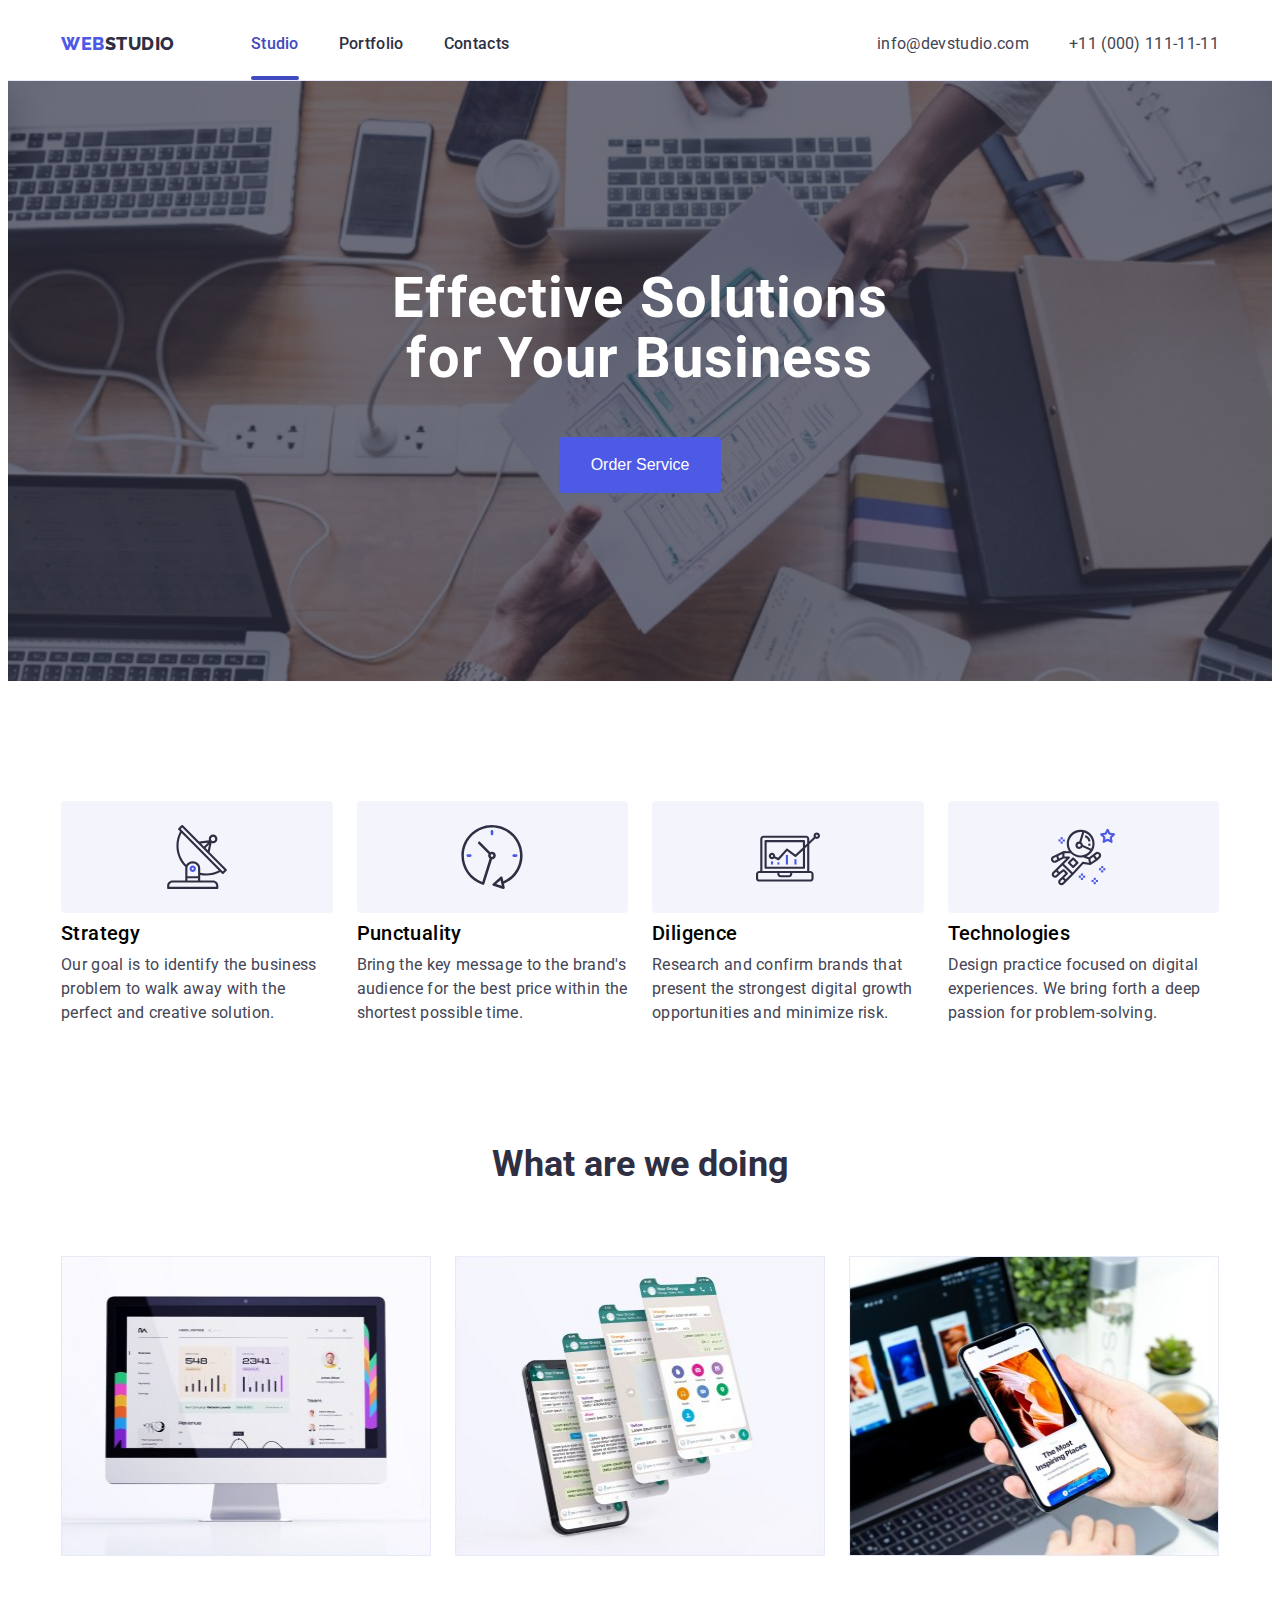
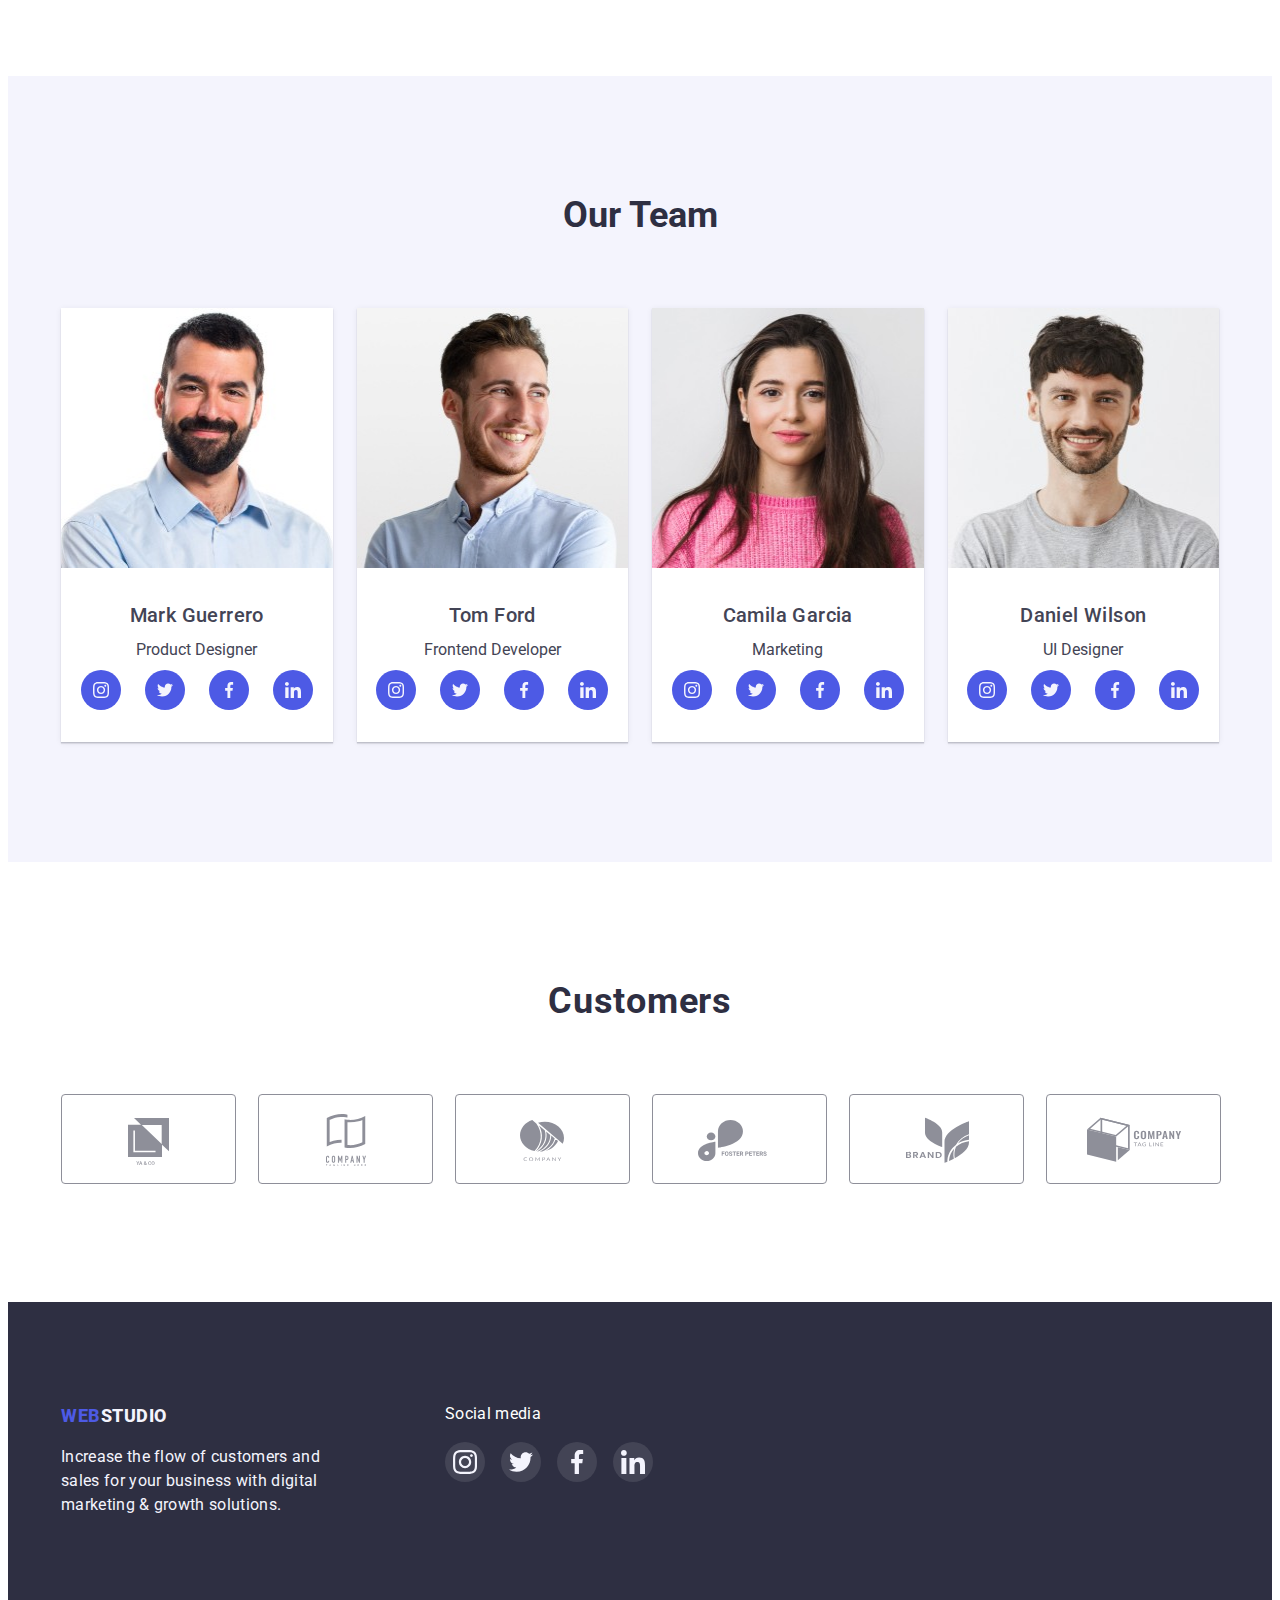
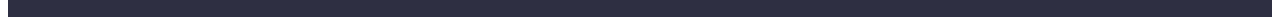
<file: index.html>
<!DOCTYPE html>
<html lang="en">
  <head>
    <meta charset="UTF-8" />
    <meta http-equiv="X-UA-Compatible" content="IE=edge" />
    <meta name="viewport" content="width=device-width, initial-scale=1.0" />
    <title>WebStudio</title>
    <link rel="preconnect" href="https://fonts.googleapis.com" />
    <link rel="preconnect" href="https://fonts.gstatic.com" crossorigin />
    <link
      href="https://fonts.googleapis.com/css2?family=Raleway:wght@800&family=Roboto:wght@400;500;700;900&display=swap"
      rel="stylesheet"
    />
    <link
      rel="stylesheet"
      href="https://cdnjs.cloudflare.com/ajax/libs/modern-normalize/1.1.0/modern-normalize.min.css"
      integrity="sha512-wpPYUAdjBVSE4KJnH1VR1HeZfpl1ub8YT/NKx4PuQ5NmX2tKuGu6U/JRp5y+Y8XG2tV+wKQpNHVUX03MfMFn9Q=="
      crossorigin="anonymous"
      referrerpolicy="no-referrer"
    />
    <link rel="stylesheet" href="./css/styles.css" />
  </head>

  <body class="font-family">
    <!-- шапка профілю -->
    <header class="header">
      <div class="container">
        <div class="header-container">
          <nav class="header-nav">
            <a href="./index.html" class="logo-first"
              >Web<span class="logo-second">Studio</span>
            </a>

            <ul class="site-nav">
              <li>
                <a href="./index.html" class="link-studio current">Studio</a>
              </li>
              <li>
                <a href="./portfolio.html" class="link">Portfolio</a>
              </li>
              <li><a href="#" class="link">Contacts</a></li>
            </ul>
          </nav>

          <address>
            <ul class="site-address list">
              <li>
                <a href="mailto:info@devstudio.com" class="link-addres"
                  >info@devstudio.com</a
                >
              </li>
              <li>
                <a href="tel:+110001111111" class="link-addres"
                  >+11 (000) 111-11-11</a
                >
              </li>
            </ul>
          </address>
        </div>
      </div>
    </header>

    <main>
      <!-- Section 1 -->
      <section class="hero">
        <div class="container">
          <h1 class="hero-tex">Effective Solutions for Your Business</h1>
          <button class="button-service" type="button" data-modal-open>
            Order Service
          </button>
        </div>
      </section>
      <!-- Section 2 -->
      <section class="siction">
        <div class="container">
          <h2 hidden>features</h2>
          <ul class="features list">
            <li class="about-item">
              <div class="advantages">
                <svg class="about-icon" width="64" height="64">
                  <use href="./images/icones.svg#icon-antenna-1"></use>
                </svg>
              </div>
              <h3 class="title">Strategy</h3>
              <p class="text">
                Our goal is to identify the business problem to walk away with
                the perfect and creative solution.
              </p>
            </li>

            <li class="about-item">
              <div class="advantages">
                <svg class="about-icon">
                  <use href="./images/icones.svg#icon-clock-1"></use>
                </svg>
              </div>
              <h3 class="title">Punctuality</h3>
              <p class="text">
                Bring the key message to the brand's audience for the best price
                within the shortest possible time.
              </p>
            </li>

            <li class="about-item">
              <div class="advantages">
                <svg class="about-icon">
                  <use href="./images/icones.svg#icon-diagram-1"></use>
                </svg>
              </div>
              <h3 class="title">Diligence</h3>
              <p class="text">
                Research and confirm brands that present the strongest digital
                growth opportunities and minimize risk.
              </p>
            </li>

            <li class="about-item">
              <div class="advantages">
                <svg class="about-icon">
                  <use href="./images/icones.svg#icon-astronaut-1"></use>
                </svg>
              </div>
              <h3 class="title">Technologies</h3>
              <p class="text">
                Design practice focused on digital experiences. We bring forth a
                deep passion for problem-solving.
              </p>
            </li>
          </ul>
        </div>
      </section>
      <!-- Sectoin 3 -->
      <section class="section">
        <div class="container">
          <h2 class="caption">What are we doing</h2>
          <ul class="text-siction">
            <li class="item-card">
              <img
                class="img-card"
                src="./images/Computer.jpg"
                alt="Computerimage"
                width="360"
                height="300"
              />
            </li>
            <li class="item-card">
              <img
                class="img-card"
                src="./images/smartphones.jpg"
                alt="PSD Web App"
                width="360"
                height="300"
              />
            </li>
            <li class="item-card">
              <img
                class="img-card"
                src="./images/device.jpg"
                alt="Decice phone"
                width="360"
                height="300"
              />
            </li>
          </ul>
        </div>
      </section>

      <!-- Наша команда -->
      <!-- Section 4 -->
      <section class="background-section">
        <div class="container">
          <h2 class="subject">Our Team</h2>
          <ul class="text-siction">
            <li class="filer-card">
              <img
                class="img-card"
                src="./images/Product-Designer.jpg"
                alt=" Product Designer"
                width="264"
                height="260"
              />
              <div class="team-card-content">
                <h3 class="title">Mark Guerrero</h3>

                <p class="title-working">Product Designer</p>
                <ul class="socials-list">
                  <li class="socials-item">
                    <a class="socials-link" href="#">
                      <svg class="socials-icon">
                        <use href="./images/icons.svg#icon-instagram"></use>
                      </svg>
                    </a>
                  </li>
                  <li class="socials-item">
                    <a class="socials-link" href="#">
                      <svg class="socials-icon">
                        <use href="./images/icons.svg#icon-twitter"></use>
                      </svg>
                    </a>
                  </li>
                  <li class="socials-item">
                    <a class="socials-link" href="#">
                      <svg class="socials-icon">
                        <use href="./images/icons.svg#icon-facebook"></use>
                      </svg>
                    </a>
                  </li>
                  <li class="socials-item">
                    <a class="socials-link" href="#">
                      <svg class="socials-icon">
                        <use href="./images/icons.svg#icon-linkedin"></use>
                      </svg>
                    </a>
                  </li>
                </ul>
              </div>
            </li>

            <li class="filer-card">
              <img
                class="img-card"
                src="./images/Tom-Ford.jpg"
                alt="Tom Ford"
                width="264"
                height="260"
              />
              <div class="team-card-content">
                <h3 class="title">Tom Ford</h3>
                <p class="title-working">Frontend Developer</p>
                <ul class="socials-list">
                  <li class="socials-item">
                    <a class="socials-link" href="#">
                      <svg class="socials-icon">
                        <use href="./images/icons.svg#icon-instagram"></use>
                      </svg>
                    </a>
                  </li>
                  <li class="socials-item">
                    <a class="socials-link" href="#">
                      <svg class="socials-icon">
                        <use href="./images/icons.svg#icon-twitter"></use>
                      </svg>
                    </a>
                  </li>
                  <li class="socials-item">
                    <a class="socials-link" href="#">
                      <svg class="socials-icon">
                        <use href="./images/icons.svg#icon-facebook"></use>
                      </svg>
                    </a>
                  </li>
                  <li class="socials-item">
                    <a class="socials-link" href="#">
                      <svg class="socials-icon">
                        <use href="./images/icons.svg#icon-linkedin"></use>
                      </svg>
                    </a>
                  </li>
                </ul>
              </div>
            </li>

            <li class="filer-card">
              <img
                class="img-card"
                src="./images/Camila-Garcia.jpg"
                alt="Camila Garcia"
                width="264"
                height="260"
              />
              <div class="team-card-content">
                <h3 class="title">Camila Garcia</h3>
                <p class="title-working">Marketing</p>
                <ul class="socials-list">
                  <li class="socials-item">
                    <a class="socials-link" href="#">
                      <svg class="socials-icon">
                        <use href="./images/icons.svg#icon-instagram"></use>
                      </svg>
                    </a>
                  </li>
                  <li class="socials-item">
                    <a class="socials-link" href="#">
                      <svg class="socials-icon">
                        <use href="./images/icons.svg#icon-twitter"></use>
                      </svg>
                    </a>
                  </li>
                  <li class="socials-item">
                    <a class="socials-link" href="#">
                      <svg class="socials-icon">
                        <use href="./images/icons.svg#icon-facebook"></use>
                      </svg>
                    </a>
                  </li>
                  <li class="socials-item">
                    <a class="socials-link" href="#">
                      <svg class="socials-icon">
                        <use href="./images/icons.svg#icon-linkedin"></use>
                      </svg>
                    </a>
                  </li>
                </ul>
              </div>
            </li>

            <li class="filer-card">
              <img
                class="img-card"
                src="./images/Daniel-Wilson.jpg"
                alt="Daniel Wilson"
                width="264"
                height="260"
              />
              <div class="team-card-content">
                <h3 class="title">Daniel Wilson</h3>
                <p class="title-working">UI Designer</p>
                <ul class="socials-list">
                  <li class="socials-item">
                    <a class="socials-link" href="#">
                      <svg class="socials-icon">
                        <use href="./images/icons.svg#icon-instagram"></use>
                      </svg>
                    </a>
                  </li>
                  <li class="socials-item">
                    <a class="socials-link" href="#">
                      <svg class="socials-icon">
                        <use href="./images/icons.svg#icon-twitter"></use>
                      </svg>
                    </a>
                  </li>
                  <li class="socials-item">
                    <a class="socials-link" href="#">
                      <svg class="socials-icon">
                        <use href="./images/icons.svg#icon-facebook"></use>
                      </svg>
                    </a>
                  </li>
                  <li class="socials-item">
                    <a class="socials-link" href="#">
                      <svg class="socials-icon">
                        <use href="./images/icons.svg#icon-linkedin"></use>
                      </svg>
                    </a>
                  </li>
                </ul>
              </div>
            </li>
          </ul>
        </div>
      </section>
      <section class="customers">
        <div class="container">
          <h2 class="customers-title">Customers</h2>
          <ul class="customers-list">
            <li class="customers-item">
              <a href="#" class="customers-link">
                <svg class="customers-icon" width="104" height="56">
                  <use href="./images/icon.svg#icon-Logo-1"></use>
                </svg>
              </a>
            </li>
            <li class="customers-item">
              <a class="customers-link" href="#">
                <svg class="customers-icon" width="104" height="56">
                  <use href="./images/icon.svg#icon-Logo-2"></use>
                </svg>
              </a>
            </li>
            <li class="customers-item">
              <a class="customers-link" href="#">
                <svg class="customers-icon" width="104" height="56">
                  <use href="./images/icon.svg#icon-Logo-3"></use>
                </svg>
              </a>
            </li>
            <li class="customers-item">
              <a class="customers-link" href="#">
                <svg class="customers-icon" width="104" height="56">
                  <use href="./images/icon.svg#icon-Logo-4"></use>
                </svg>
              </a>
            </li>
            <li class="customers-item">
              <a class="customers-link" href="#">
                <svg class="customers-icon" width="104" height="56">
                  <use href="./images/icon.svg#icon-Logo-5"></use>
                </svg>
              </a>
            </li>
            <li class="customers-item">
              <a class="customers-link" href="#">
                <svg class="customers-icon" width="104" height="56">
                  <use href="./images/icon.svg#icon-Logo-6"></use>
                </svg>
              </a>
            </li>
          </ul>
        </div>
      </section>
    </main>
    <footer class="footer">
      <div class="container footer-link">
        <div class="footer-title">
          <a href="./index.html" class="logo"
            >Web<span class="footer-code">Studio</span>
          </a>
          <p class="comment">
            Increase the flow of customers and sales for your business with
            digital marketing & growth solutions.
          </p>
        </div>
        <div>
          <p class="footer-socials">Social media</p>
          <ul class="footer-socials-list">
            <li class="footer-socials-item">
              <a class="footer-socials-link" href="#">
                <svg class="footer-socials-icon">
                  <use href="./images/icons.svg#icon-instagram"></use>
                </svg>
              </a>
            </li>

            <li class="footer-socials-item">
              <a class="footer-socials-link" href="#">
                <svg class="footer-socials-icon">
                  <use href="./images/icons.svg#icon-twitter"></use>
                </svg>
              </a>
            </li>
            <li class="footer-socials-item">
              <a class="footer-socials-link" href="#">
                <svg class="footer-socials-icon">
                  <use href="./images/icons.svg#icon-facebook"></use>
                </svg>
              </a>
            </li>
            <li class="footer-socials-item">
              <a class="footer-socials-link" href="#">
                <svg class="footer-socials-icon">
                  <use href="./images/icons.svg#icon-linkedin"></use>
                </svg>
              </a>
            </li>
          </ul>
        </div>
      </div>
    </footer>
    <div class="backdrop is-hidden" data-modal>
      <div class="modal">
        <button class="modal-close" type="button" data-modal-close>
          <svg class="modal-icon" width="8" height="8">
            <use href="./images/iconss.svg#icon-close-black-18dp-2-1"></use>
          </svg>
        </button>
      </div>
    </div>
    <script src="./js/modal.js"></script>
  </body>
</html>
</file>
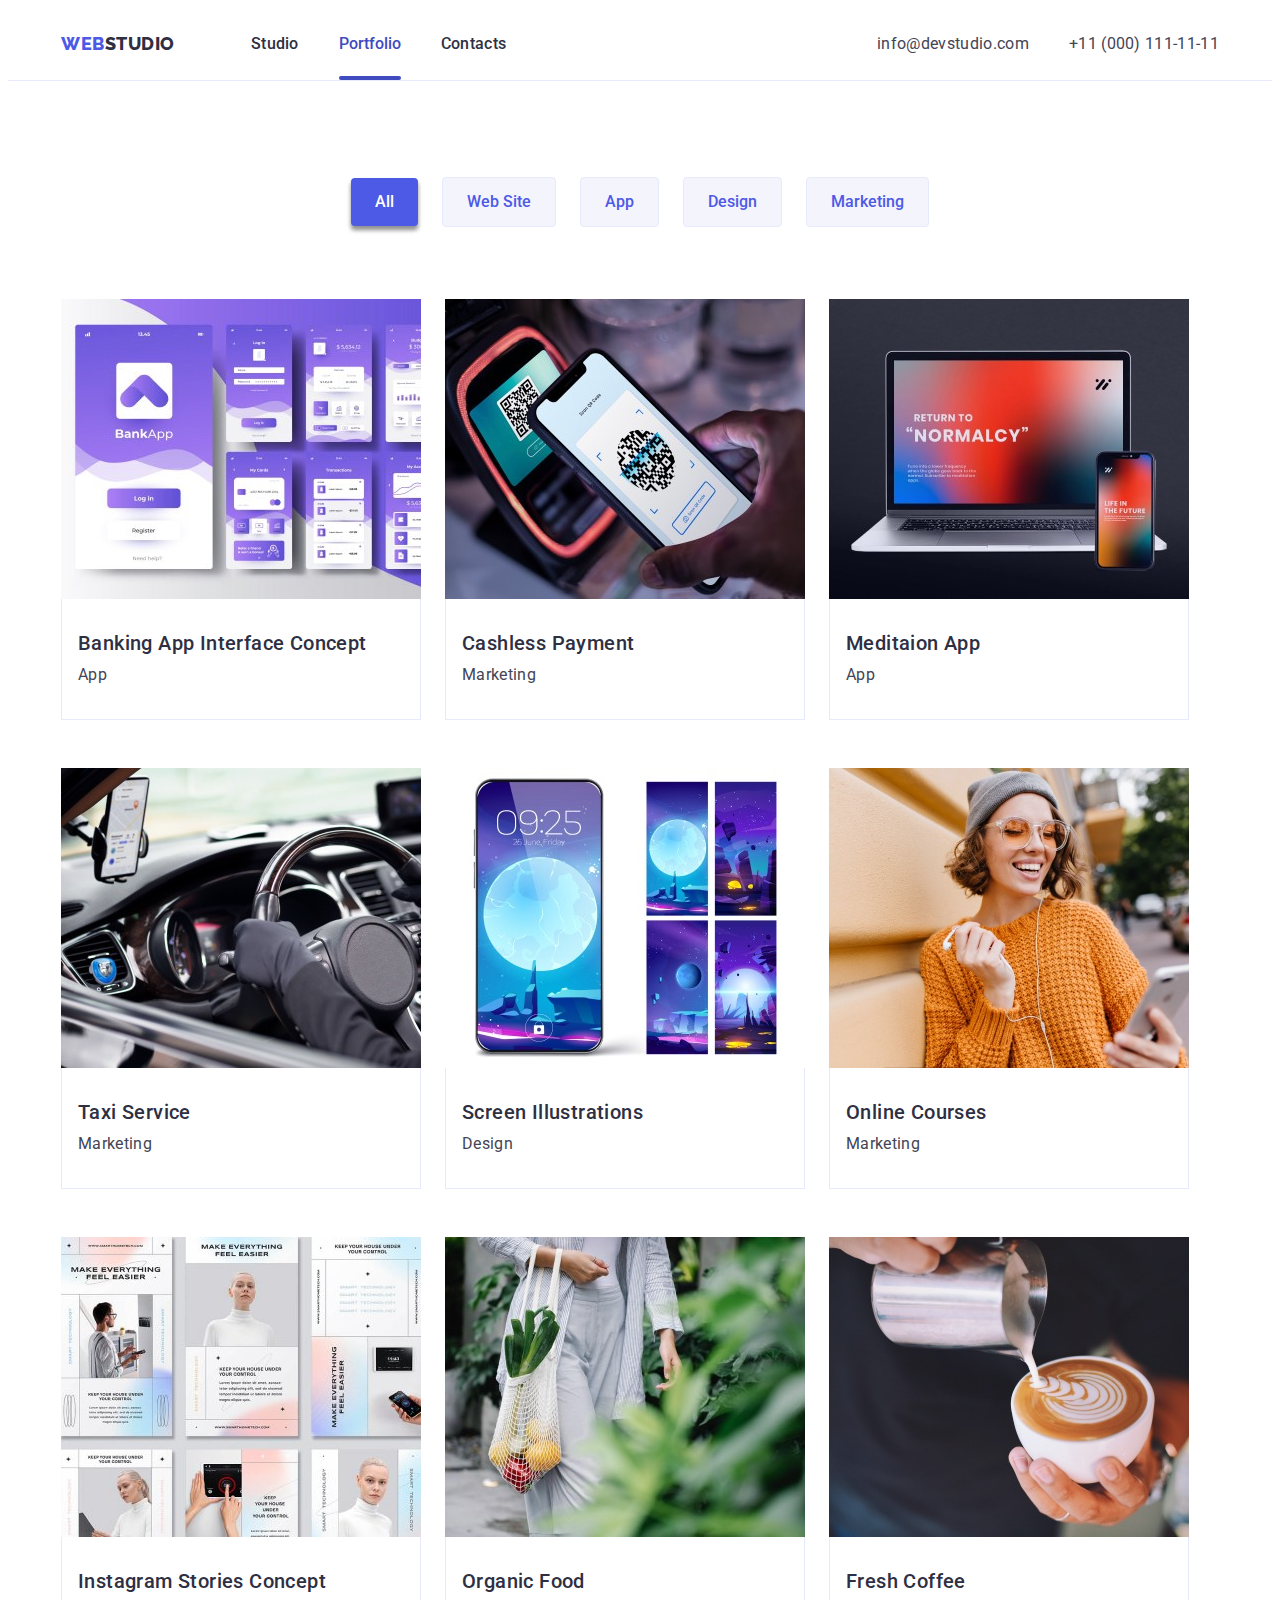
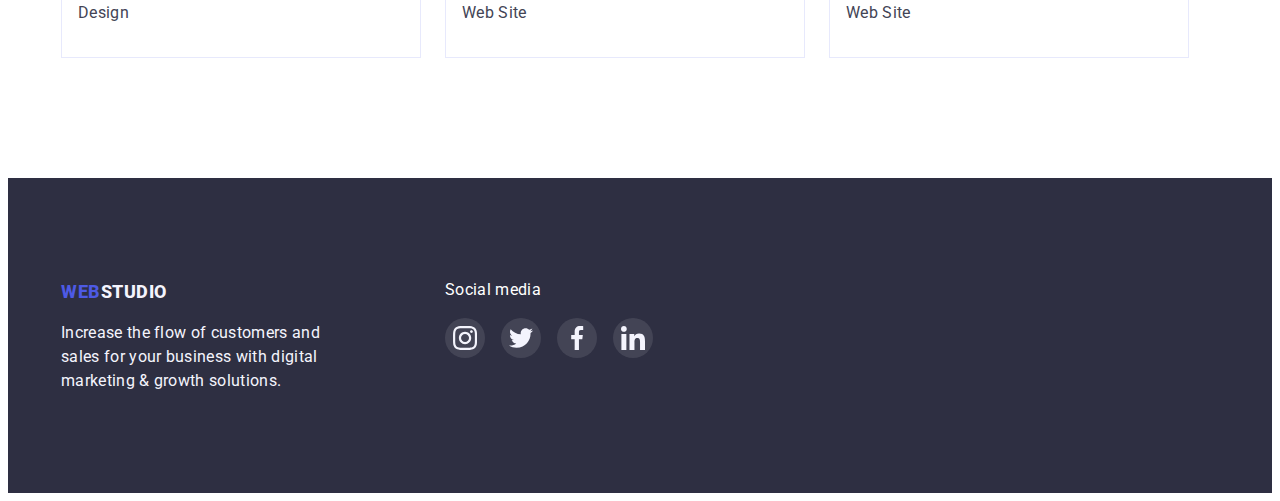
<file: portfolio.html>
<!DOCTYPE html>
<html lang="en">
  <head>
    <meta charset="UTF-8" />
    <meta http-equiv="X-UA-Compatible" content="IE=edge" />
    <meta name="viewport" content="width=device-width, initial-scale=1.0" />
    <title>Portfolio</title>
    <link rel="preconnect" href="https://fonts.googleapis.com" />
    <link rel="preconnect" href="https://fonts.gstatic.com" crossorigin />
    <link
      href="https://fonts.googleapis.com/css2?family=Raleway:wght@800&family=Roboto:wght@400;500;700;900&display=swap"
      rel="stylesheet"
    />
    <link
      rel="stylesheet"
      href="https://cdnjs.cloudflare.com/ajax/libs/modern-normalize/1.1.0/modern-normalize.min.css"
      integrity="sha512-wpPYUAdjBVSE4KJnH1VR1HeZfpl1ub8YT/NKx4PuQ5NmX2tKuGu6U/JRp5y+Y8XG2tV+wKQpNHVUX03MfMFn9Q=="
      crossorigin="anonymous"
      referrerpolicy="no-referrer"
    />

    <link rel="stylesheet" href="./css/styles.css" />
  </head>
  <body class="font-family">
    <!-- шапка профілю -->
    <header class="header">
      <div class="container">
        <div class="header-container">
          <nav class="header-nav">
            <a href="./index.html" class="logo-first"
              >Web<span class="logo-second">Studio</span>
            </a>

            <ul class="site-nav">
              <li><a href="./index.html" class="link">Studio</a></li>
              <li>
                <a href="./portfolio.html" class="link-portfolio current"
                  >Portfolio</a
                >
              </li>
              <li><a href="#" class="link">Contacts</a></li>
            </ul>
          </nav>

          <address>
            <ul class="site-address list">
              <li>
                <a href="mailto:info@devstudio.com" class="link-addres"
                  >info@devstudio.com</a
                >
              </li>
              <li>
                <a href="tel:+110001111111" class="link-addres"
                  >+11 (000) 111-11-11</a
                >
              </li>
            </ul>
          </address>
        </div>
      </div>
    </header>
    <!-- button-btn -->
    <main>
      <section class="portfolio">
        <div class="container">
          <h1 hidden>All</h1>
          <ul class="tack-button">
            <li>
              <button class="button-btn button-tap" type="button">All</button>
            </li>

            <li>
              <button class="button-filter" type="button">Web Site</button>
            </li>

            <li>
              <button class="button-filter" type="button">App</button>
            </li>

            <li>
              <button class="button-filter" type="button">Design</button>
            </li>

            <li>
              <button class="button-filter" type="button">Marketing</button>
            </li>
          </ul>

          <h2 hidden>Card</h2>

          <ul class="section-card">
            <li class="card-list">
              <a href="./index.html" class="card">
                <div class="section-box">
                  <img
                    class="img-card"
                    src="./images/bank-App.jpg"
                    alt="bank App"
                    width="360"
                    height="300"
                  />
                  <div class="section-change">
                    <p>
                      14 Stylish and User-Friendly App Design Concepts · Task
                      Manager App · Calorie Tracker App · Exotic Fruit Ecommerce
                      App · Cloud Storage App
                    </p>
                  </div>
                </div>
                <div class="portfolio-content">
                  <h3 class="items-subtitle">Banking App Interface Concept</h3>

                  <p class="items-subtitle-list">App</p>
                </div>
              </a>
            </li>

            <li class="card-list">
              <a href="./portfolio.html" class="card">
                <div class="section-box">
                  <img
                    class="img-card"
                    src="./images/Cashless-Payment.jpg"
                    alt="Cashless Payment"
                    width="360"
                    height="300"
                  />
                  <div class="section-change">
                    <p>
                      14 Stylish and User-Friendly App Design Concepts · Task
                      Manager App · Calorie Tracker App · Exotic Fruit Ecommerce
                      App · Cloud Storage App
                    </p>
                  </div>
                </div>
                <div class="portfolio-content">
                  <h3 class="items-subtitle">Cashless Payment</h3>
                  <p class="items-subtitle-list">Marketing</p>
                </div>
              </a>
            </li>
            <li class="card-list">
              <a href="./portfolio.html" class="card">
                <div class="section-box">
                  <img
                    class="img-card"
                    src="./images/Meditaion-App.jpg"
                    alt="Meditaion App"
                    width="360"
                    height="300"
                  />
                  <div class="section-change">
                    <p>
                      14 Stylish and User-Friendly App Design Concepts · Task
                      Manager App · Calorie Tracker App · Exotic Fruit Ecommerce
                      App · Cloud Storage App
                    </p>
                  </div>
                </div>
                <div class="portfolio-content">
                  <h3 class="items-subtitle">Meditaion App</h3>
                  <p class="items-subtitle-list">App</p>
                </div>
              </a>
            </li>
            <li class="card-list">
              <a href="./portfolio.html" class="card">
                <div class="section-box">
                  <img
                    class="img-card"
                    src="./images/Taxi-Service.jpg"
                    alt="Taxi Service"
                    width="360"
                    height="300"
                  />
                  <div class="section-change">
                    <p>
                      14 Stylish and User-Friendly App Design Concepts · Task
                      Manager App · Calorie Tracker App · Exotic Fruit Ecommerce
                      App · Cloud Storage App
                    </p>
                  </div>
                </div>
                <div class="portfolio-content">
                  <h3 class="items-subtitle">Taxi Service</h3>
                  <p class="items-subtitle-list">Marketing</p>
                </div>
              </a>
            </li>
            <li class="card-list">
              <a href="./portfolio.html" class="card">
                <div class="section-box">
                  <img
                    class="img-card"
                    src="./images/Screen-Illustrations.jpg"
                    alt="Screen Illustrations"
                    width="360"
                    height="300"
                  />
                  <div class="section-change">
                    <p>
                      14 Stylish and User-Friendly App Design Concepts · Task
                      Manager App · Calorie Tracker App · Exotic Fruit Ecommerce
                      App · Cloud Storage App
                    </p>
                  </div>
                </div>
                <div class="portfolio-content">
                  <h3 class="items-subtitle">Screen Illustrations</h3>
                  <p class="items-subtitle-list">Design</p>
                </div>
              </a>
            </li>
            <li class="card-list">
              <a href="./portfolio.html" class="card">
                <div class="section-box">
                  <img
                    class="img-card"
                    src="./images/Online-Courses.jpg"
                    alt="Online  Courses"
                    width="360"
                    height="300"
                  />
                  <div class="section-change">
                    <p>
                      14 Stylish and User-Friendly App Design Concepts · Task
                      Manager App · Calorie Tracker App · Exotic Fruit Ecommerce
                      App · Cloud Storage App
                    </p>
                  </div>
                </div>
                <div class="portfolio-content">
                  <h3 class="items-subtitle">Online Courses</h3>
                  <p class="items-subtitle-list">Marketing</p>
                </div>
              </a>
            </li>
            <li class="card-list">
              <a href="./portfolio.html" class="card">
                <div class="section-box">
                  <img
                    class="img-card"
                    src="./images/Instagram-Stories-Concept.jpg"
                    alt="Instagram Stories"
                    width="360"
                    height="300"
                  />
                  <div class="section-change">
                    <p>
                      14 Stylish and User-Friendly App Design Concepts · Task
                      Manager App · Calorie Tracker App · Exotic Fruit Ecommerce
                      App · Cloud Storage App
                    </p>
                  </div>
                </div>
                <div class="portfolio-content">
                  <h3 class="items-subtitle">Instagram Stories Concept</h3>
                  <p class="items-subtitle-list">Design</p>
                </div>
              </a>
            </li>
            <li class="card-list">
              <a href="./portfolio.html" class="card">
                <div class="section-box">
                  <img
                    class="img-card"
                    src="./images/Organic-Food.jpg"
                    alt="Organic Food"
                    width="360"
                    height="300"
                  />
                  <div class="section-change">
                    <p>
                      14 Stylish and User-Friendly App Design Concepts · Task
                      Manager App · Calorie Tracker App · Exotic Fruit Ecommerce
                      App · Cloud Storage App
                    </p>
                  </div>
                </div>
                <div class="portfolio-content">
                  <h3 class="items-subtitle">Organic Food</h3>
                  <p class="items-subtitle-list">Web Site</p>
                </div>
              </a>
            </li>
            <li class="card-list">
              <a href="./portfolio.html" class="card">
                <div class="section-box">
                  <img
                    class="img-card"
                    src="./images/Fresh-Coffee.jpg"
                    alt="Fresh Coffee"
                    width="360"
                    height="300"
                  />
                  <div class="section-change">
                    <p>
                      14 Stylish and User-Friendly App Design Concepts · Task
                      Manager App · Calorie Tracker App · Exotic Fruit Ecommerce
                      App · Cloud Storage App
                    </p>
                  </div>
                </div>
                <div class="portfolio-content">
                  <h3 class="items-subtitle">Fresh Coffee</h3>
                  <p class="items-subtitle-list">Web Site</p>
                </div>
              </a>
            </li>
          </ul>
        </div>
      </section>
    </main>
    <footer class="footer">
      <div class="container footer-link">
        <div class="footer-title">
          <a href="./index.html" class="logo"
            >Web<span class="footer-code">Studio</span>
          </a>
          <p class="comment">
            Increase the flow of customers and sales for your business with
            digital marketing & growth solutions.
          </p>
        </div>
        <div>
          <p class="footer-socials">Social media</p>
          <ul class="footer-socials-list">
            <li class="footer-socials-item">
              <a class="footer-socials-link" href="#">
                <svg class="footer-socials-icon">
                  <use href="./images/icons.svg#icon-instagram"></use>
                </svg>
              </a>
            </li>

            <li class="footer-socials-item">
              <a class="footer-socials-link" href="#">
                <svg class="footer-socials-icon">
                  <use href="./images/icons.svg#icon-twitter"></use>
                </svg>
              </a>
            </li>
            <li class="footer-socials-item">
              <a class="footer-socials-link" href="#">
                <svg class="footer-socials-icon">
                  <use href="./images/icons.svg#icon-facebook"></use>
                </svg>
              </a>
            </li>
            <li class="footer-socials-item">
              <a class="footer-socials-link" href="#">
                <svg class="footer-socials-icon">
                  <use href="./images/icons.svg#icon-linkedin"></use>
                </svg>
              </a>
            </li>
          </ul>
        </div>
      </div>
    </footer>
  </body>
</html>
</file>
<file: css/styles.css>
*,
::after ::before {
    margin: 0;
    padding: 0;
}



:root {
    ---primary-background-color: #ffff;
    ---secondary-background-color: #2e2f42;
    ---trd-background-color: #f4f4fd;
    ---title-color: #2e2f42;
    ---text-color: #434455;
    ---primary-btn-color: #4D5AE5;
    ---tap-link-color: #404bbf;
    ---text-background-color: #E7E9FC;
    ---gray: #8E8F99;
    ---green-hover: #31D0AA;

}


p,
h1,
h2,
h3,
h4,
h5,
h6 {
    margin-top: 0;
    margin-bottom: 0;
}

.header {
    margin: 0 auto;
    border-bottom: 1px solid #E7E9FC;
}

body {

    font-family: 'Roboto', sans-serif;
}

.page-header {

    align-items: center;
    padding-top: 24px;
    padding-bottom: 24px;

}


.header-container {

    display: flex;
    align-items: center;
    gap: 40px;
}

.header-nav {
    display: flex;
    align-items: center;
    flex-grow: 1;
    gap: 76px;
}


.page-nav {
    display: flex;
}


.address-page {
    display: flex;
}


ul {
    margin: 0;
    padding: 0;
}

.container {
    width: 100%;
    max-width: 1158px;
    margin: 0 auto;
    padding: 0 15px;

}



.logo-first {
    font-family: 'Raleway';
    font-weight: 800;
    font-size: 18px;
    line-height: 1.3;
    display: flex;
    letter-spacing: 0.03em;
    color: var(---primary-btn-color);
    text-decoration: none;
    text-transform: uppercase;
}

.link-studio.current {
    font-weight: 500;
    font-family: inherit;
    color: var(---tap-link-color);
    font-weight: 500;
    text-decoration: none;
    letter-spacing: 0.02em;
    font-size: 16px;
    line-height: 1.5;
    display: inline-block;
    padding-top: 24px;
    padding-bottom: 24px;
    position: relative;
    transition: color 250ms cubic-bezier(0.4, 0, 0.2, 1);
}

.link-studio.current {
    color: var(---tap-link-color);
}




.link-studio.current::after {
    width: 100%;
    height: 4px;
    background-color: var(---tap-link-color);
    content: '';
    display: block;
    border-radius: 2px;
    position: absolute;
    bottom: 0;
    margin-top: 24px;
}

.link-portfolio {
    font-weight: 500;
    color: var(---tap-link-color);
    text-decoration: none;


}


.link-portfolio.current {
    font-size: 16px;
    line-height: 1.5;

    display: inline-block;
    padding-top: 24px;
    padding-bottom: 24px;
    position: relative;
    transition: color 250ms cubic-bezier(0.4, 0, 0.2, 1);
}

.link-portfolio.current::after {
    width: 100%;
    height: 4px;
    background-color: var(---tap-link-color);
    content: '';
    display: block;
    border-radius: 2px;
    position: absolute;
    bottom: 0;
    margin-top: 24px;
}

.logo-second {
    font-weight: 800;
    font-size: 18px;
    line-height: 1.3;
    letter-spacing: 0.03em;
    text-transform: uppercase;
    color: var(---title-color);
    text-transform: uppercase;
    text-decoration: none;

}






.site-nav .link {
    color: var(---title-color);
    font-weight: 500;
    font-size: 16px;
    line-height: 1.5;
    letter-spacing: 0.02em;
    text-decoration: none;
    list-style-type: none;

}




.site-nav {
    display: flex;
    align-items: center;
    list-style-type: none;
    gap: 40px;

}

.site-nav :hover,
.site-nav :focus {
    color: var(---tap-link-color);
}


.site-address {
    font-weight: 400;
    font-size: 16px;
    line-height: 1.5;
    letter-spacing: 0.2;
    text-decoration: none;
    color: var(---text-color);

}

.link-addres {
    font-family: 'Roboto';
    font-style: normal;
    font-weight: 400;
    font-size: 16px;
    line-height: 24px;
    letter-spacing: 0.02em;
    display: block;
    padding: 24px 0;
    color: var(---text-color);
    text-decoration: none;
    transition: color 250ms cubic-bezier(0.4, 0, 0.2, 1);
}

.link,
.link-studio,
.link-portfolio {
    display: block;
    padding: 24px 0;
    transition: color 250ms cubic-bezier(0.4, 0, 0.2, 1);

}


.site-address {
    display: flex;
    gap: 40px;
}


.site-address :hover,
.site-address :focus {
    color: var(---tap-link-color);
}




.hero {
    padding: 188px 0;
    background-color: var(---text-color);
    background-image: linear-gradient(rgba(46, 47, 66, 0.7), rgba(46, 47, 66, 0.7)), url(../images/people-office.jpg.jpg);
    background-repeat: no-repeat;
    background-position: center;
    background-size: cover;
    background-attachment: fixed;


}

.hero-tex {
    color: var(---secondary-background-color);

}

.hero-tex {
    font-weight: 700;
    font-size: 56px;
    line-height: 1.07;
    letter-spacing: 0.02em;
    color: var(---primary-background-color);
    max-width: 496px;
    margin: 0 auto;
    text-align: center;
    margin-bottom: 48px;
}


/* Button */



.portfolio {

    padding-top: 96px;
    padding-bottom: 120px;

}



.tack-button {

    list-style-type: none;
    display: flex;
    align-items: center;
    justify-content: center;
    gap: 24px;
    margin-bottom: 72px;
}





.button-btn {

    font-family: inherit;
    background: var(---primary-btn-color);
    font-weight: 500;
    font-size: 16px;
    line-height: 1.5;
    border-radius: 4px;
    cursor: pointer;
    color: var(---primary-background-color);
    border: var(---primary-btn-color);
    padding: 12px 24px;
    margin-right: auto;
    transition: color 250ms cubic-bezier(0.4, 0, 0.2, 1);
}



.button-list :hover,
.button-list :focus {
    box-shadow: 0px 3px 1px rgba(0, 0, 0, 0.1),
        0px 2px 1px rgba(0, 0, 0, 0.08),
        0px 2px 2px rgba(0, 0, 0, 0.12);
    border-radius: 4px;
    cursor: pointer;

}


.button-btn :focus,
.button-btn:active {
    color: var(---tap-link-color);

}


.button-service {
    background: var(---primary-btn-color);
    font-weight: 500;
    font-size: 16px;
    line-height: 1.5;
    border-radius: 4px;
    cursor: pointer;
    color: var(---primary-background-color);
    border: none;
    padding: 16px 32px;
    margin: 0 auto;
    display: block;
    transition: background-color 250ms cubic-bezier(0.4, 0, 0.2, 1);
}

.button-service:hover {
    background-color: var(---tap-link-color);


}

.button-service :focus,
.button-service :active {
    color: var(---tap-link-color);
}





.filter-btn:hover,
.filter-btn:focus {
    background-color: var(---tap-link-color);

}

.filter-btn {
    border: var(---primary-btn-color);
    border-radius: 4px;
}

.filter-btn :hover,
.filter-btn :focus {
    background: var(---tap-link-color);
}

.button-tap {
    box-shadow: 0px 4px 4px 0px rgb(0 0 0 / 25%),
        0px 4px 4px 0px rgb(0 0 0 / 25%);
}

.filter-btn {
    font-family: inherit;
    background: var(---trd-background-color);
    font-weight: 500;
    font-size: 16px;
    line-height: 1.5;
    display: flex;
    letter-spacing: 0.04em;
    color: var(---primary-background-color);
    cursor: pointer;
}

.button-filter {
    font-family: inherit;
    font-weight: 500;
    font-size: 16px;
    line-height: 1.5;
    background: var(---trd-background-color);
    border: 1px solid #E7E9FC;
    color: var(---primary-btn-color);
    cursor: pointer;
    border-radius: 4px;
    padding: 12px 24px;
    transition: background-color 250ms cubic-bezier(0.4, 0, 0.2, 1), border-color 250ms cubic-bezier(0.4, 0, 0.2, 1), box-shadow 250ms cubic-bezier(0.4, 0, 0.2, 1), color 250ms cubic-bezier(0.4, 0, 0.2, 1);
}

.button-filter:active {
    background-color: var(---tap-link-color);
    color: var(---primary-background-color);
}



.button-filter:hover,
.button-filter :focus {
    border-color: var(---tap-link-color);
    background-color: var(---tap-link-color);
    color: var(---primary-background-color);

    box-shadow: 0px 4px 4px 0px rgb(0 0 0 / 25%),
        0px 4px 4px 0px rgb(0 0 0 / 25%);
}

.list {
    list-style: none;
}

.siction {
    padding: 120px 0 0 0;
}

.features {

    background: var(--primary-background-color);
    display: flex;
    gap: 24px;
}

.advantages {
    margin-bottom: 8px;
    height: 112px;
    background-color: var(---trd-background-color);
    display: flex;
    justify-content: center;
    align-items: center;
    border-radius: 4px;
}

.about-icon {
    Width: 64px;
    Height: 64px;
}

.features .title {
    font-style: normal;
    font-weight: 500;
    font-size: 20px;
    line-height: 1.2;
    letter-spacing: 0.02em;
    color: var(--title-color);

}

.about-item {
    flex-basis: calc((100% - 72px) /4);
}

.text {
    font-size: 16px;
    line-height: 1.5;
    letter-spacing: 0.02em;
    margin-bottom: auto;
    color: var(---text-color);
}


/* <!-- Sectoin 3 --> */



.caption {
    margin-bottom: 0;
    margin-bottom: 72px;
    font-weight: 700;
    font-size: 36px;
    line-height: 1.1;
    color: var(---secondary-background-color);
    text-align: center;


}

.text-siction {
    display: flex;
    gap: 24px;
}


.filer-card {
    display: block;
    max-width: 100%;
    text-decoration: none;
    background-color: var(---primary-background-color);
    flex-basis: calc((100% - 72px) /4);
    text-align: center;
    box-shadow: 0px 1px 6px rgba(46, 47, 66, 0.08), 0px 1px 1px rgba(46, 47, 66, 0.16), 0px 2px 1px rgba(46, 47, 66, 0.08);
}


.card {

    width: 360px;
    min-width: 100%;
    text-decoration: none;
    display: block;
    transition: box-shadow 250ms cubic-bezier(0.4, 0, 0.2, 1);

}


.img-card {
    display: block;
    min-width: 100%;
}

.section-box {
    position: relative;
    overflow: hidden;
}

.section-change {
    background-color: var(---primary-btn-color);
    color: var(---trd-background-color);
    padding-top: 40px;
    padding-bottom: 164px;
    padding: 32px;
    font-size: 16px;
    line-height: 1.5;
    letter-spacing: 0.02em;
    position: absolute;
    top: 0;
    left: 0;
    width: 100%;
    height: 100%;
    transform: translateY(100%);
    transition: transform 250ms;
}

.card:hover .section-change,
.card:focus .section-change {
    transform: translateY(0%)
}

.team-card-content {
    padding: 32px 16px;

}

.item-card {
    flex-basis: calc((100% - 48px) /3);

}


.works-section {
    background: var(---primary-background-color);
}


.subject {
    font-weight: 700;
    font-size: 36px;
    line-height: 1.1;
    color: var(---secondary-background-color);
    background-color: var(---trd-background-color);
    margin-bottom: 0;
    text-align: center;
    margin-bottom: 72px;

}

.background-section {
    background: var(---trd-background-color);
    padding: 120px 0;
}

.title {
    font-weight: 500;
    font-size: 20px;
    line-height: 1.5;
    letter-spacing: 0.02em;
    color: var(---text-color);
    margin-bottom: 8px;


}



.title-working {
    font-weight: 400;
    font-size: 16px;
    line-height: 1.5;
    color: var(---text-color);
    margin: 0;
}

.socials-list {

    list-style-type: none;
    text-decoration: none;
    display: flex;
    gap: 24px;
    justify-content: center;
    padding: 0;
    margin-top: 8px;

}





.socials-item {
    width: 40px;
    height: 40px;

}


.socials-link {
    display: flex;
    align-items: center;
    justify-content: center;
    width: 100%;
    height: 100%;
    border-radius: 50%;
    background-color: var(---primary-btn-color);
    transition: background-color 250ms cubic-bezier(0.4, 0, 0.2, 1);
}

.socials-link:hover,
.socials-link:focus {
    background-color: var(---tap-link-color);

}

.socials-icon {
    width: 16px;
    height: 16px;
    fill: var(---text-background-color);

}

.section {
    padding: 120px 0;
}



/* customers */


.customers {
    padding-top: 120px;
    padding-bottom: 120px;
}

.customers-title {
    color: var(---secondary-background-color);
    font-size: 36px;
    line-height: 1.1;
    letter-spacing: 0.02em;
    margin-bottom: 72px;
    text-align: center;
}

.customers-list {
    display: flex;
    gap: 24px;
    padding: 0;
    margin: 0;
    list-style-type: none;

}


.customers-icon {
    fill: currentColor;
}


.customers-item {
    flex-basis: calc((100% - 120px) /6);
    height: 88px;
}

.customers-link {
    color: var(---gray);
    width: 100%;
    height: 100%;
    border: 1px solid #8E8F99;
    border-radius: 4px;
    display: flex;
    align-items: center;
    justify-content: center;
    transition: background-color 250ms cubic-bezier(0.4, 0, 0.2, 1), color 250ms cubic-bezier(0.4, 0, 0.2, 1);

}




.customers-link:hover,
.customers-link:focus {
    border-color: 1px solid var(---tap-link-color);
    color: var(---tap-link-color);
}


/* footer */

.footer {
    padding-top: 100px;
    padding-bottom: 100px;
    background: var(---title-color);
}


.footer-title {
    max-width: 264px;
}

.logo {
    font-style: normal;
    font-weight: 800;
    font-size: 18px;
    line-height: 1.5;
    letter-spacing: 0.03em;
    text-transform: uppercase;
    text-decoration: none;
    color: var(---primary-btn-color);
    margin-bottom: 16px;
    text-transform: uppercase;
}

.footer-code {
    font-style: normal;
    font-weight: 800;
    font-size: 18px;
    line-height: 1.3;
    letter-spacing: 0.03em;
    text-transform: uppercase;
    color: var(---trd-background-color);
}

.comment {
    margin-top: 16px;
    margin-bottom: 0;
    font-style: normal;
    font-weight: 400;
    font-size: 16px;
    line-height: 1.5;
    letter-spacing: 0.02em;
    color: var(---trd-background-color)
}




.footer-link {
    display: flex;
    gap: 120px;
}


.footer-socials {
    color: var(---primary-background-color);
    font-size: 16px;
    line-height: 1.5;
    letter-spacing: 0.02em;
    width: 208px;
    margin-bottom: 16px;
    display: flex;
}

.footer-socials-list {
    display: flex;
    gap: 16px;
    justify-content: center;
    padding: 0;
    list-style-type: none;
}

.footer-socials-item {
    width: 40px;
    height: 40px;

}

.footer-socials-link {
    display: flex;
    align-items: center;
    justify-content: center;
    width: 100%;
    height: 100%;
    fill: var(--gray);
    border-radius: 50%;
    background-color: rgba(255, 255, 255, 0.1);
    transition: background-color 250ms cubic-bezier(0.4, 0, 0.2, 1);
}

.footer-socials-link:hover,
.footer-socials-link:focus {
    background-color: var(---green-hover);

}


.footer-socials-icon {
    width: 24px;
    height: 24px;
    fill: var(--primary-background-color);
}

.section-card {
    display: flex;
    flex-wrap: wrap;
    margin-right: -24px;
    margin-bottom: -48px;
    list-style-type: none;

}

.card-list {
    margin-right: 24px;
    margin-bottom: 48px;
    text-decoration: none;
    display: list-item;



}







.card {
    text-decoration: none;
    display: block
}


.card:hover {
    box-shadow: 0px 1px 6px rgba(46, 47, 66, 0.08),
        0px 1px 1px rgba(46, 47, 66, 0.16),
        0px 2px 1px rgba(46, 47, 66, 0.08);
}

.items-subtitle {
    font-style: normal;
    font-weight: 500;
    font-size: 20px;
    line-height: 1.2;
    letter-spacing: 0.02em;
    color: var(---secondary-background-color);
    text-decoration: none;
    margin-bottom: 8px;


}



.items-subtitle-list {
    font-style: normal;
    font-weight: 400;
    font-size: 16px;
    line-height: 1.5;
    letter-spacing: 0.02em;
    color: var(---text-color);
    text-decoration: none;
    margin-bottom: 0;

}



.portfolio-content {
    padding: 32px 16px;
    border-right: 1px solid #E7E9FC;
    border-left: 1px solid #E7E9FC;
    border-bottom: 1px solid #E7E9FC;

}

.text-siction {
    list-style-type: none;
}



/* Modal */

.backdrop {
    position: fixed;
    top: 0;
    left: 0;
    display: flex;
    justify-content: center;
    align-items: center;
    padding: 20px 0;
    width: 100%;
    height: 100%;
    background-color: rgba(46, 47, 66, 0.4);
    transition: opacity 500ms, visibility 500ms;
}

.backdrop.is-hidden {
    opacity: 0;
    visibility: hidden;
    pointer-events: none;
}

.modal {
    position: relative;
    width: 100%;
    height: 100%;
    max-width: 408px;
    max-height: 576px;
    background-color: var(---primary-background-color);
    transition: transform 500ms;
}


.modal :hover {
    box-shadow: 0px 1px 1px rgba(0, 0, 0, 0.14), 0px 1px 3px rgba(0, 0, 0, 0.12), 0px 2px 1px rgba(0, 0, 0, 0.2);
}

.backdrop.is-hidden.modal {
    transform: scale(0);
}

.modal-close {
    position: absolute;
    top: 24px;
    right: 24px;
    background: var(---text-background-color);
    border: 1px solid rgba(0, 0, 0, 0.1);
    width: 24px;
    height: 24px;
    border-radius: 50%;
    transition: box-shadow 250ms cubic-bezier(0.4, 0, 0.2, 1);
    cursor: pointer;
}

.modal-close:hover {
    background-color: var(---tap-link-color);
    fill: var(---primary-background-color);
}
</file>
